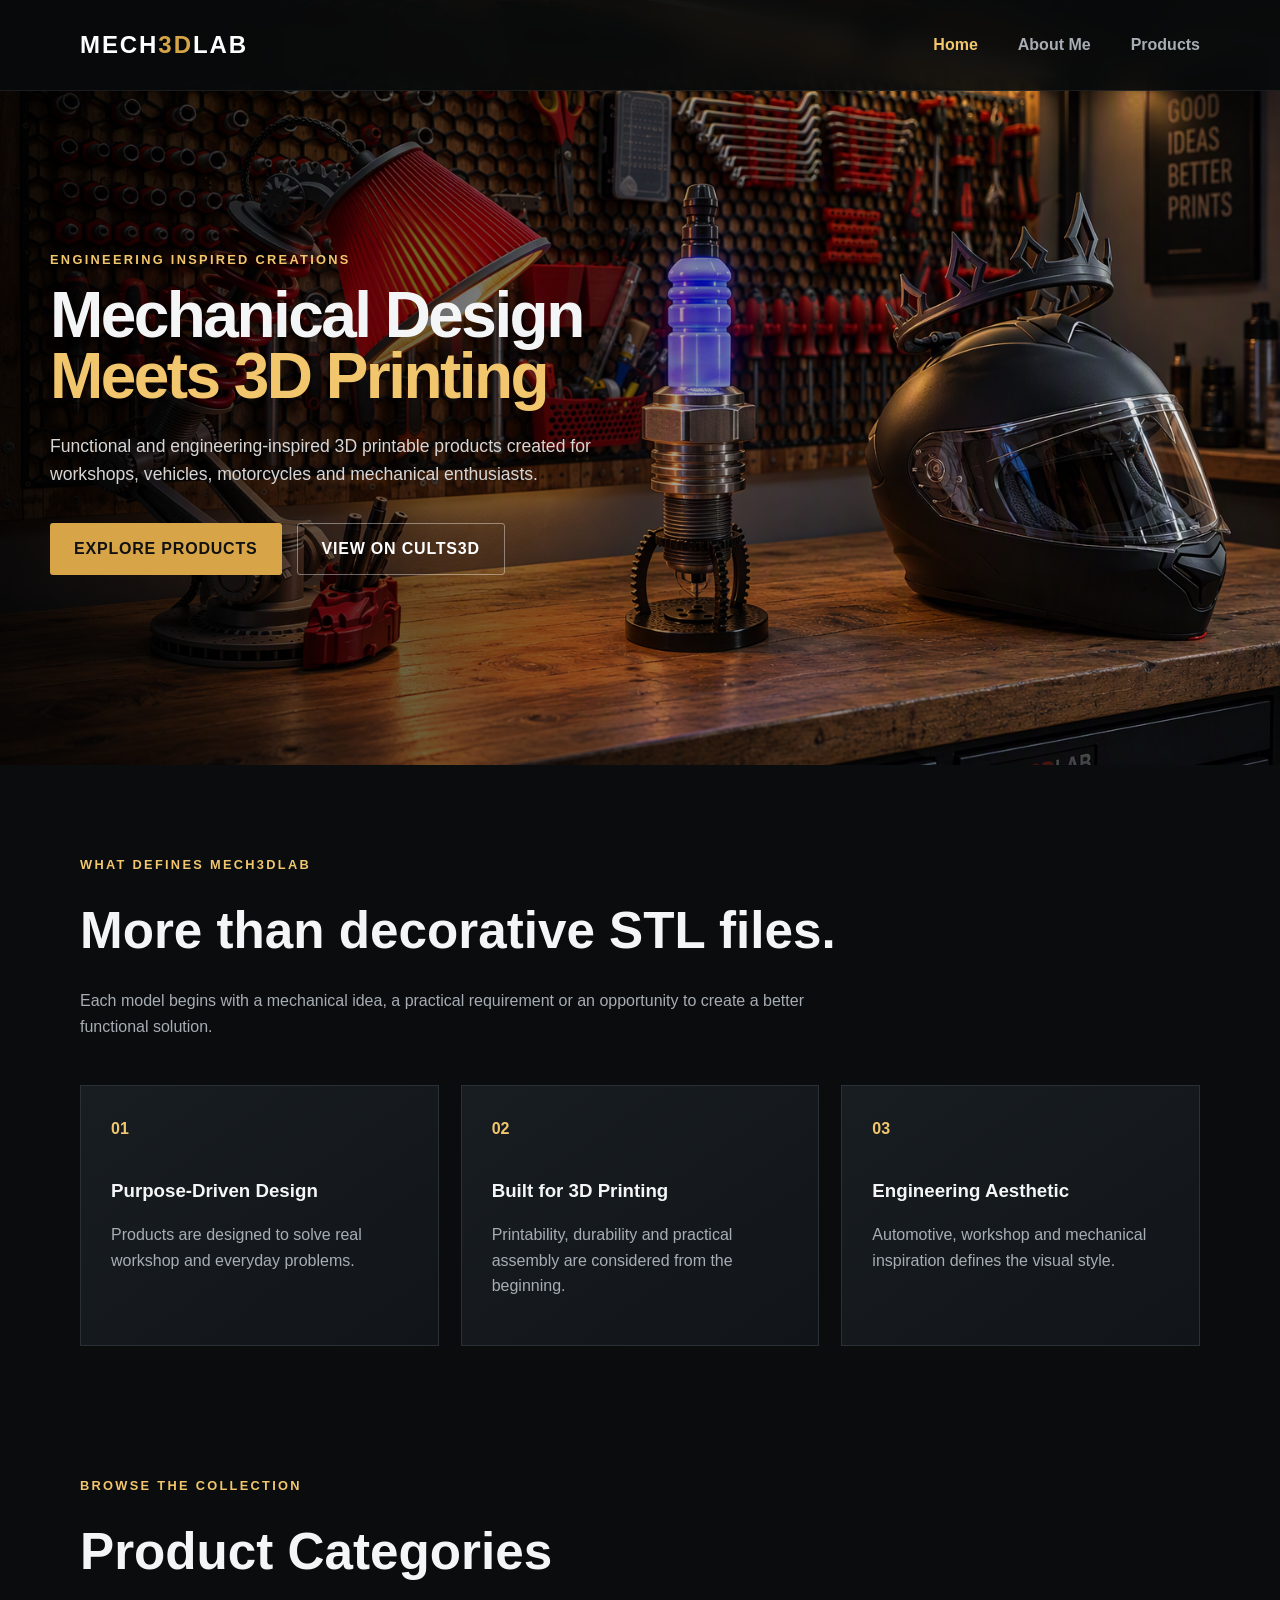
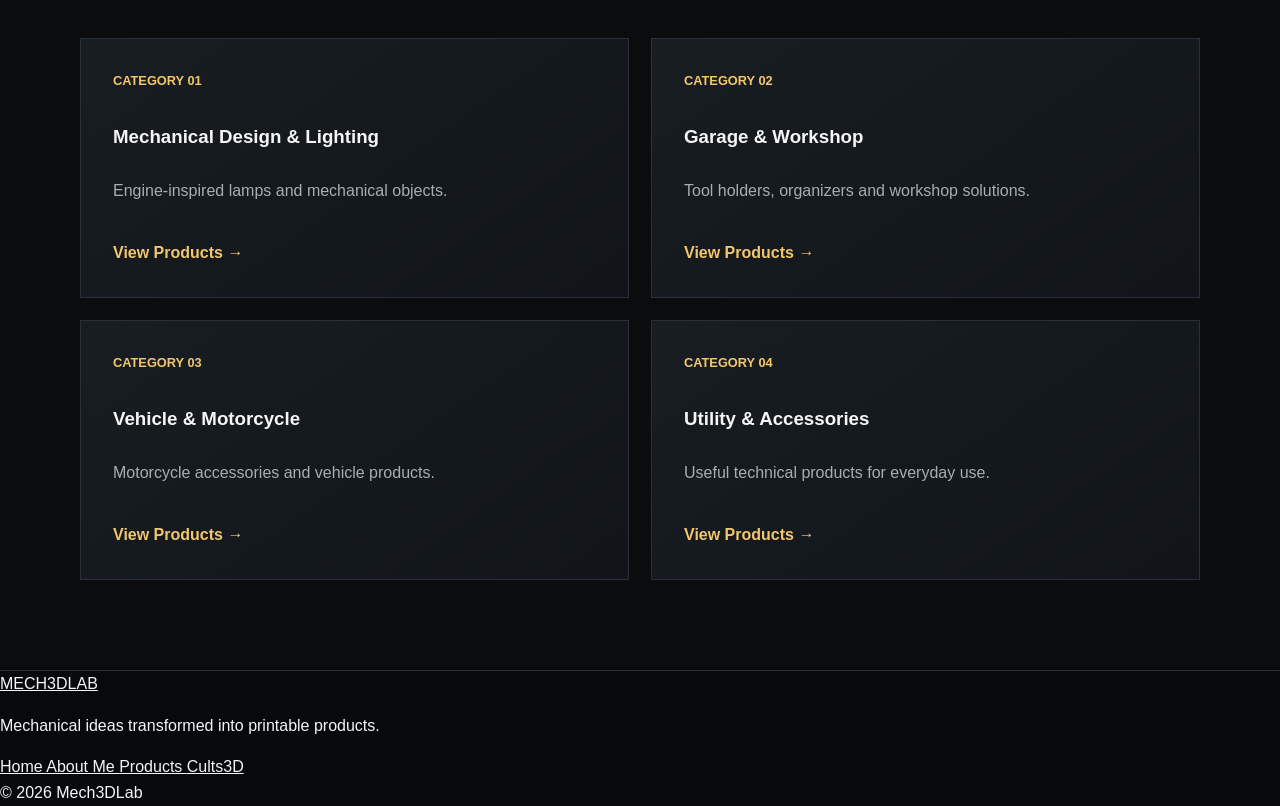
<file: index.html>
<!DOCTYPE html>
<html lang="en">

<head>
    <meta charset="UTF-8">

    <meta
        name="viewport"
        content="width=device-width, initial-scale=1.0"
    >

    <title>Mech3DLab | Mechanical 3D Printable Designs</title>

    <meta
        name="description"
        content="Engineering-inspired 3D printable products for workshops, vehicles and motorcycles."
    >

    <link rel="stylesheet" href="styles.css">
</head>

<body>

<header class="site-header">

    <nav class="navigation">

        <a class="brand" href="index.html">
            MECH<span>3D</span>LAB
        </a>

        <ul class="navigation-links">

            <li>
                <a class="active" href="index.html">
                    Home
                </a>
            </li>

            <li>
                <a href="about.html">
                    About Me
                </a>
            </li>

            <li>
                <a href="products.html">
                    Products
                </a>
            </li>

        </ul>

    </nav>

</header>

<main>

    <section class="hero">

        <div class="hero-shade"></div>

        <div class="hero-content">

            <p class="eyebrow">
                Engineering Inspired Creations
            </p>

            <h1>
                Mechanical Design
                <span>Meets 3D Printing</span>
            </h1>

            <p class="hero-description">
                Functional and engineering-inspired 3D printable
                products created for workshops, vehicles,
                motorcycles and mechanical enthusiasts.
            </p>

            <div class="hero-buttons">

                <a
                    class="button button-primary"
                    href="products.html"
                >
                    Explore Products
                </a>

                <a
                    class="button button-secondary"
                    href="https://cults3d.com/en/users/HushWall/3d-models"
                    target="_blank"
                    rel="noopener"
                >
                    View on Cults3D
                </a>

            </div>

        </div>

    </section>

    <section
        class="content-section"
        id="about-mech3dlab"
    >

        <div class="section-heading">

            <p class="eyebrow">
                What Defines Mech3DLab
            </p>

            <h2>
                More than decorative STL files.
            </h2>

            <p class="section-description">
                Each model begins with a mechanical idea,
                a practical requirement or an opportunity
                to create a better functional solution.
            </p>

        </div>

        <div class="feature-grid">

            <article class="feature-card">

                <span class="feature-number">
                    01
                </span>

                <h3>
                    Purpose-Driven Design
                </h3>

                <p>
                    Products are designed to solve real workshop
                    and everyday problems.
                </p>

            </article>

            <article class="feature-card">

                <span class="feature-number">
                    02
                </span>

                <h3>
                    Built for 3D Printing
                </h3>

                <p>
                    Printability, durability and practical
                    assembly are considered from the beginning.
                </p>

            </article>

            <article class="feature-card">

                <span class="feature-number">
                    03
                </span>

                <h3>
                    Engineering Aesthetic
                </h3>

                <p>
                    Automotive, workshop and mechanical inspiration
                    defines the visual style.
                </p>

            </article>

        </div>

    </section>

    <section class="categories-section">

        <div class="section-heading">

            <p class="eyebrow">
                Browse the Collection
            </p>

            <h2>
                Product Categories
            </h2>

        </div>

        <div class="category-grid">

            <a
                class="category-card"
                href="products.html#mechanical"
            >

                <span class="category-number">
                    Category 01
                </span>

                <h3>
                    Mechanical Design &amp; Lighting
                </h3>

                <p>
                    Engine-inspired lamps and mechanical objects.
                </p>

                <span class="category-link">
                    View Products →
                </span>

            </a>

            <a
                class="category-card"
                href="products.html#workshop"
            >

                <span class="category-number">
                    Category 02
                </span>

                <h3>
                    Garage &amp; Workshop
                </h3>

                <p>
                    Tool holders, organizers and workshop solutions.
                </p>

                <span class="category-link">
                    View Products →
                </span>

            </a>

            <a
                class="category-card"
                href="products.html#vehicle"
            >

                <span class="category-number">
                    Category 03
                </span>

                <h3>
                    Vehicle &amp; Motorcycle
                </h3>

                <p>
                    Motorcycle accessories and vehicle products.
                </p>

                <span class="category-link">
                    View Products →
                </span>

            </a>

            <a
                class="category-card"
                href="products.html#utility"
            >

                <span class="category-number">
                    Category 04
                </span>

                <h3>
                    Utility &amp; Accessories
                </h3>

                <p>
                    Useful technical products for everyday use.
                </p>

                <span class="category-link">
                    View Products →
                </span>

            </a>

        </div>

    </section>

</main>

<footer class="site-footer">

    <div class="footer-content">

        <div>

            <a class="footer-brand" href="index.html">
                MECH<span>3D</span>LAB
            </a>

            <p>
                Mechanical ideas transformed into printable products.
            </p>

        </div>

        <div class="footer-links">

            <a href="index.html">
                Home
            </a>

            <a href="about.html">
                About Me
            </a>

            <a href="products.html">
                Products
            </a>

            <a
                href="https://cults3d.com/en/users/HushWall/3d-models"
                target="_blank"
                rel="noopener"
            >
                Cults3D
            </a>

        </div>

    </div>

    <div class="footer-bottom">
        © 2026 Mech3DLab
    </div>

</footer>

</body>
</html>
</file>
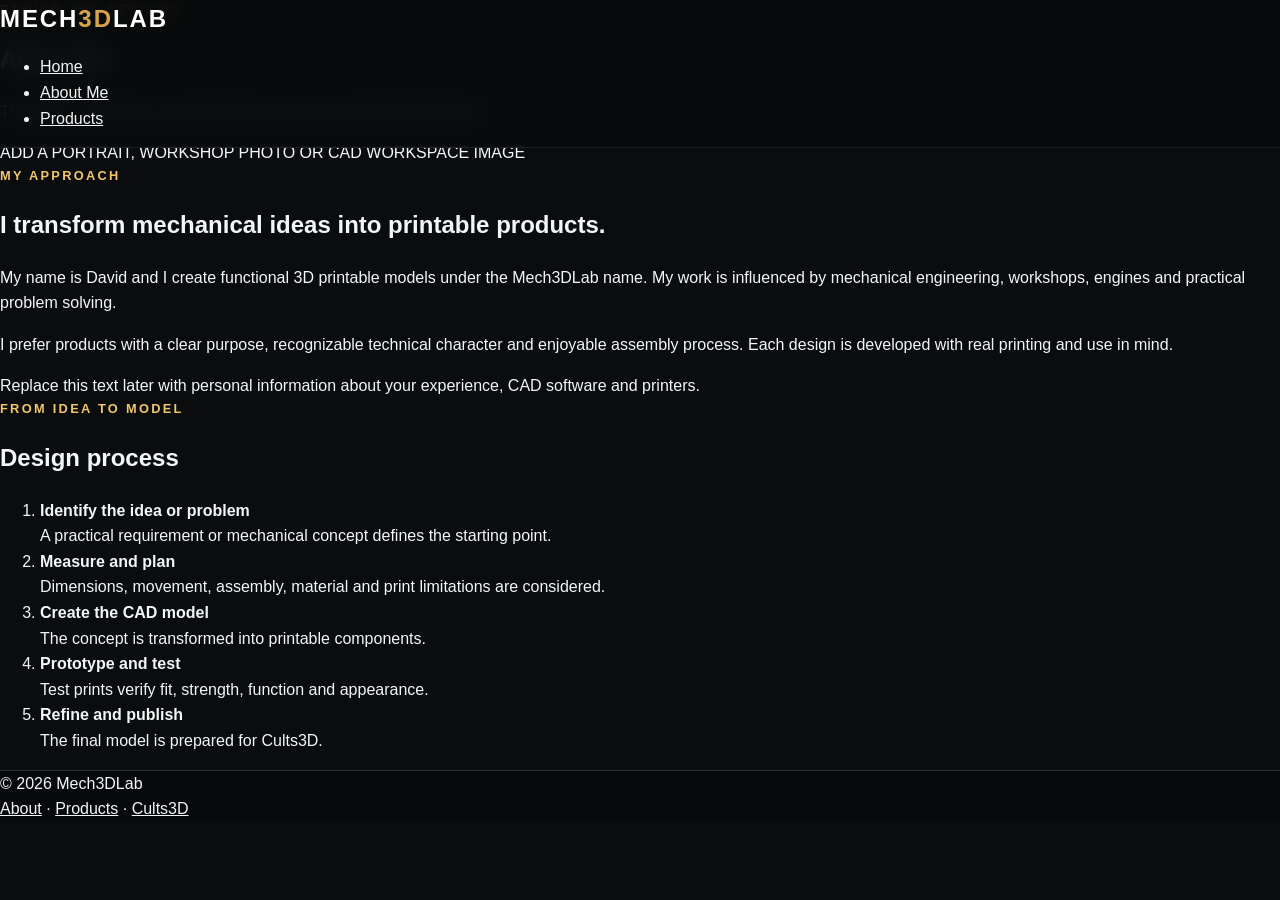
<file: about.html>
<!DOCTYPE html><html lang="en"><head><meta charset="UTF-8"><meta name="viewport" content="width=device-width,initial-scale=1"><title>About Me | Mech3DLab</title><meta name="description" content="About Mech3DLab."><link rel="stylesheet" href="styles.css"></head><body><header class="site-header"><nav class="nav"><a class="brand" href="index.html">MECH<span>3D</span>LAB</a><ul class="nav-links"><li><a  href="index.html">Home</a></li><li><a class="active" href="about.html">About Me</a></li><li><a  href="products.html">Products</a></li></ul></nav></header><main><section class="page-hero"><div><p class="eyebrow">Behind the designs</p><h1>About Me</h1><p class="lead">The ideas, motivation and development process behind Mech3DLab.</p></div></section><section class="section"><div class="about"><div class="portrait">ADD A PORTRAIT, WORKSHOP PHOTO OR CAD WORKSPACE IMAGE</div><div><p class="eyebrow">My approach</p><h2>I transform mechanical ideas into printable products.</h2><p class="muted">My name is David and I create functional 3D printable models under the Mech3DLab name. My work is influenced by mechanical engineering, workshops, engines and practical problem solving.</p><p class="muted">I prefer products with a clear purpose, recognizable technical character and enjoyable assembly process. Each design is developed with real printing and use in mind.</p><div class="notice">Replace this text later with personal information about your experience, CAD software and printers.</div></div></div></section><section class="section"><div class="section-head"><p class="eyebrow">From idea to model</p><h2>Design process</h2></div><ol class="steps"><li><strong>Identify the idea or problem</strong><br><span class="muted">A practical requirement or mechanical concept defines the starting point.</span></li><li><strong>Measure and plan</strong><br><span class="muted">Dimensions, movement, assembly, material and print limitations are considered.</span></li><li><strong>Create the CAD model</strong><br><span class="muted">The concept is transformed into printable components.</span></li><li><strong>Prototype and test</strong><br><span class="muted">Test prints verify fit, strength, function and appearance.</span></li><li><strong>Refine and publish</strong><br><span class="muted">The final model is prepared for Cults3D.</span></li></ol></section></main><footer class="site-footer"><div class="footer"><span>© 2026 Mech3DLab</span><div><a href="about.html">About</a> · <a href="products.html">Products</a> · <a href="https://cults3d.com/en/users/HushWall/3d-models" target="_blank" rel="noopener">Cults3D</a></div></div></footer></body></html>
</file>
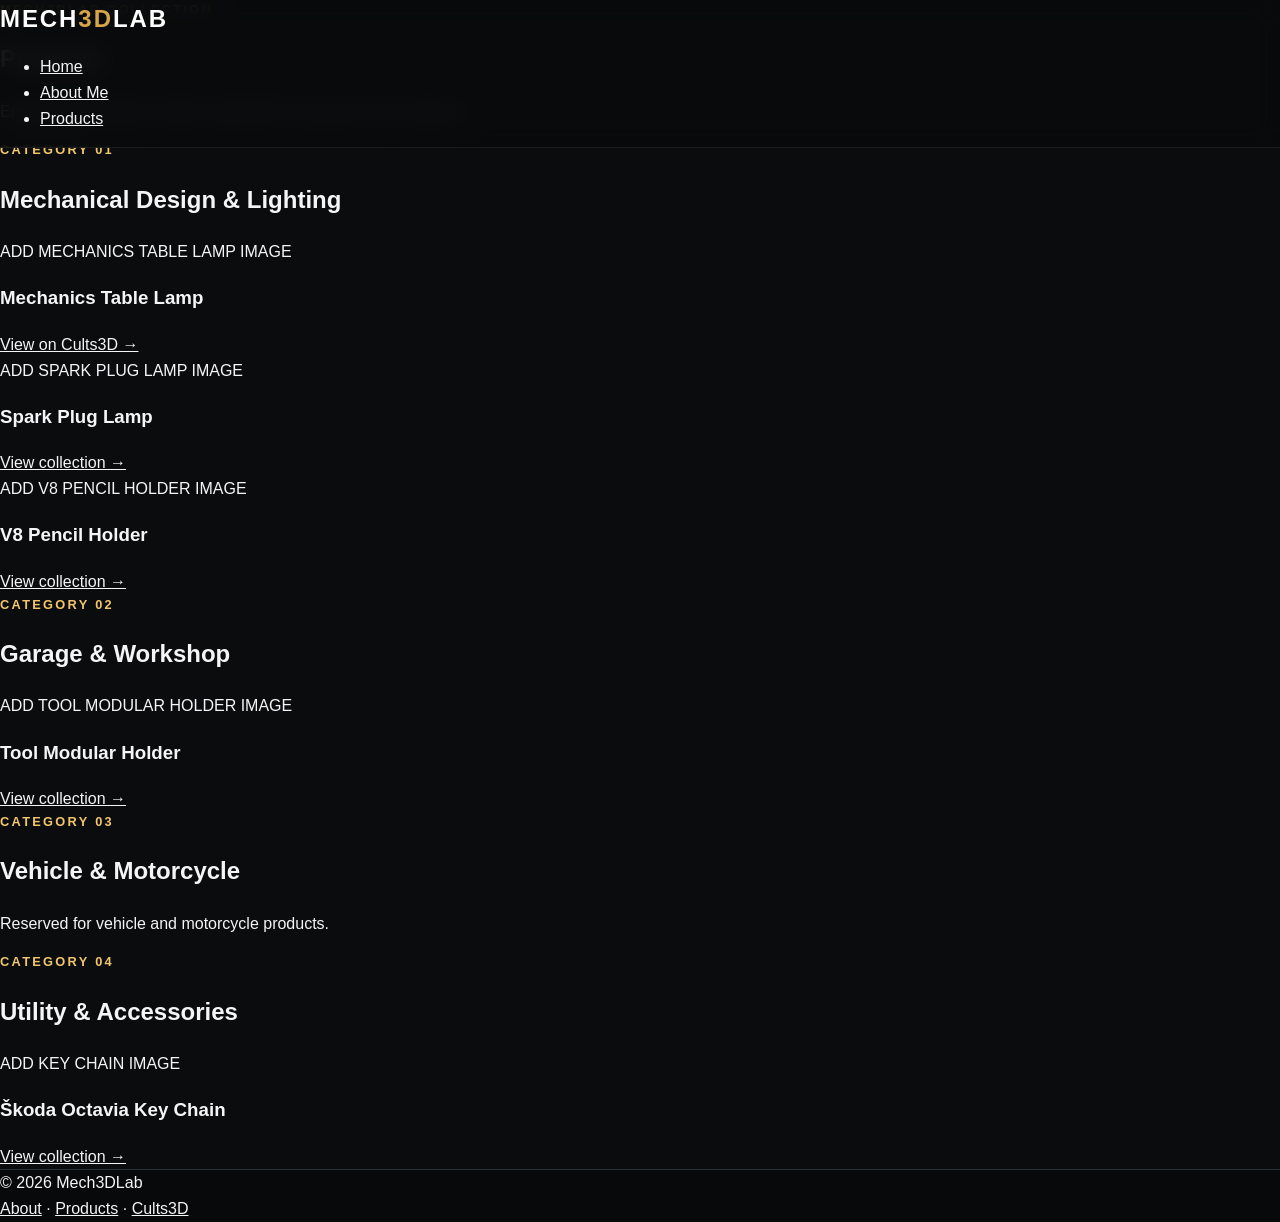
<file: products.html>
<!DOCTYPE html><html lang="en"><head><meta charset="UTF-8"><meta name="viewport" content="width=device-width,initial-scale=1"><title>Products | Mech3DLab</title><meta name="description" content="Browse Mech3DLab products."><link rel="stylesheet" href="styles.css"></head><body><header class="site-header"><nav class="nav"><a class="brand" href="index.html">MECH<span>3D</span>LAB</a><ul class="nav-links"><li><a  href="index.html">Home</a></li><li><a  href="about.html">About Me</a></li><li><a class="active" href="products.html">Products</a></li></ul></nav></header><main><section class="page-hero"><div><p class="eyebrow">Mech3DLab collection</p><h1>Products</h1><p class="lead">Engineering-inspired models organized by purpose and character.</p></div></section><section class="section" id="mechanical"><div class="section-head"><p class="eyebrow">Category 01</p><h2>Mechanical Design & Lighting</h2></div><div class="grid grid-3"><article class="card"><div class="card-media">ADD MECHANICS TABLE LAMP IMAGE</div><div class="card-body"><h3>Mechanics Table Lamp</h3><a class="text-link" href="https://cults3d.com/en/3d-model/home/mechanics-table-lamp" target="_blank" rel="noopener">View on Cults3D →</a></div></article><article class="card"><div class="card-media">ADD SPARK PLUG LAMP IMAGE</div><div class="card-body"><h3>Spark Plug Lamp</h3><a class="text-link" href="https://cults3d.com/en/users/HushWall/3d-models" target="_blank" rel="noopener">View collection →</a></div></article><article class="card"><div class="card-media">ADD V8 PENCIL HOLDER IMAGE</div><div class="card-body"><h3>V8 Pencil Holder</h3><a class="text-link" href="https://cults3d.com/en/users/HushWall/3d-models" target="_blank" rel="noopener">View collection →</a></div></article></div></section><section class="section" id="workshop"><div class="section-head"><p class="eyebrow">Category 02</p><h2>Garage & Workshop</h2></div><div class="grid grid-3"><article class="card"><div class="card-media">ADD TOOL MODULAR HOLDER IMAGE</div><div class="card-body"><h3>Tool Modular Holder</h3><a class="text-link" href="https://cults3d.com/en/users/HushWall/3d-models" target="_blank" rel="noopener">View collection →</a></div></article></div></section><section class="section" id="vehicle"><div class="section-head"><p class="eyebrow">Category 03</p><h2>Vehicle & Motorcycle</h2><p class="muted">Reserved for vehicle and motorcycle products.</p></div></section><section class="section" id="utility"><div class="section-head"><p class="eyebrow">Category 04</p><h2>Utility & Accessories</h2></div><div class="grid grid-3"><article class="card"><div class="card-media">ADD KEY CHAIN IMAGE</div><div class="card-body"><h3>Škoda Octavia Key Chain</h3><a class="text-link" href="https://cults3d.com/en/users/HushWall/3d-models" target="_blank" rel="noopener">View collection →</a></div></article></div></section></main><footer class="site-footer"><div class="footer"><span>© 2026 Mech3DLab</span><div><a href="about.html">About</a> · <a href="products.html">Products</a> · <a href="https://cults3d.com/en/users/HushWall/3d-models" target="_blank" rel="noopener">Cults3D</a></div></div></footer></body></html>
</file>
<file: styles.css>
:root{
    --background:#0a0c0e;
    --surface:#111519;
    --surface-light:#181d22;
    --text:#f4f5f6;
    --muted:#a7adb4;
    --border:#293038;
    --accent:#d7a548;
    --accent-light:#f2c66d;
    --maximum-width:1180px;
}

*{
    box-sizing:border-box;
}

html{
    scroll-behavior:smooth;
}

body{
    margin:0;
    background:var(--background);
    color:var(--text);
    font-family:Arial,Helvetica,sans-serif;
    line-height:1.6;
}

a{
    color:inherit;
}

/* HEADER */

.site-header{
    position:fixed;
    top:0;
    left:0;
    width:100%;
    z-index:1000;

    background:rgba(8,10,12,.9);
    backdrop-filter:blur(12px);

    border-bottom:1px solid rgba(255,255,255,.08);
}

.navigation{
    max-width:var(--maximum-width);
    margin:auto;

    min-height:90px;

    display:flex;
    align-items:center;
    justify-content:space-between;

    padding:0 30px;
}

.brand{
    text-decoration:none;
    color:white;

    font-weight:900;
    font-size:1.5rem;

    letter-spacing:.08em;
}

.brand span{
    color:var(--accent);
}

.navigation-links{
    display:flex;
    gap:40px;

    margin:0;
    padding:0;

    list-style:none;
}

.navigation-links a{
    text-decoration:none;

    color:var(--muted);

    font-weight:700;
}

.navigation-links a:hover,
.navigation-links a.active{
    color:var(--accent-light);
}

/* HERO */

.hero{
    position:relative;

    min-height:85vh;

    display:flex;
    align-items:center;

    padding:140px 30px 80px;

    background-image:
    linear-gradient(
        90deg,
        rgba(0,0,0,.85) 0%,
        rgba(0,0,0,.55) 35%,
        rgba(0,0,0,.15) 70%,
        rgba(0,0,0,.05) 100%
    ),
    url("mech3dlab_banner.png");

    background-size:cover;
    background-position:center;
    background-repeat:no-repeat;
}

.hero-content{
    position:relative;

    z-index:5;

    max-width:var(--maximum-width);

    width:100%;

    margin:auto;
}

.eyebrow{
    margin:0 0 15px;

    color:var(--accent-light);

    font-weight:900;

    letter-spacing:.18em;

    text-transform:uppercase;

    font-size:.8rem;
}

.hero h1{
    margin:0;

    max-width:800px;

    font-size:clamp(3rem,5vw,5rem);

    line-height:.95;

    letter-spacing:-.04em;

    font-weight:900;
}

.hero h1 span{
    display:block;
    color:var(--accent-light);
}

.hero-description{
    max-width:620px;

    margin-top:25px;

    color:#d6d6d6;

    font-size:1.1rem;
}

.hero-buttons{
    margin-top:35px;

    display:flex;
    gap:15px;
    flex-wrap:wrap;
}

/* BUTTONS */

.button{
    text-decoration:none;

    min-height:52px;

    padding:0 24px;

    display:inline-flex;
    align-items:center;
    justify-content:center;

    text-transform:uppercase;

    font-weight:900;

    letter-spacing:.05em;

    border-radius:3px;

    transition:.2s;
}

.button-primary{
    background:var(--accent);
    color:#111;
}

.button-primary:hover{
    background:var(--accent-light);
}

.button-secondary{
    border:1px solid rgba(255,255,255,.4);
    color:white;
}

.button-secondary:hover{
    border-color:var(--accent-light);
}

/* CONTENT */

.content-section,
.categories-section{

    background:#0a0c0e;

    max-width:var(--maximum-width);

    margin:auto;

    padding:90px 30px;
}

.categories-section{
    padding-top:40px;
}

.section-heading{
    max-width:760px;

    margin-bottom:45px;
}

.section-heading h2{
    font-size:clamp(2rem,4vw,3.2rem);

    margin:0 0 15px;
}

.section-description{
    color:var(--muted);
}

/* FEATURES */

.feature-grid{
    display:grid;

    grid-template-columns:repeat(3,1fr);

    gap:22px;
}

.feature-card{
    padding:30px;

    border:1px solid var(--border);

    background:linear-gradient(
        145deg,
        var(--surface-light),
        var(--surface)
    );
}

.feature-number{
    display:block;

    margin-bottom:35px;

    color:var(--accent-light);

    font-weight:900;
}

.feature-card h3{
    margin:0 0 12px;
}

.feature-card p{
    color:var(--muted);
}

/* CATEGORIES */

.category-grid{
    display:grid;

    grid-template-columns:repeat(2,1fr);

    gap:22px;
}

.category-card{
    min-height:260px;

    padding:32px;

    text-decoration:none;

    border:1px solid var(--border);

    display:flex;
    flex-direction:column;
    justify-content:flex-end;

    background:linear-gradient(
        145deg,
        var(--surface-light),
        var(--surface)
    );

    transition:.2s;
}

.category-card:hover{
    transform:translateY(-3px);

    border-color:var(--accent);
}

.category-number{
    margin-bottom:auto;

    color:var(--accent-light);

    font-weight:900;

    text-transform:uppercase;

    font-size:.8rem;
}

.category-card h3{
    margin:25px 0 10px;
}

.category-card p{
    color:var(--muted);
}

.category-link{
    margin-top:20px;

    color:var(--accent-light);

    font-weight:900;
}

/* FOOTER */

.site-footer{
    border-top:1px solid var(--border);

    background:#07090a;
}

.footer-content{
    max-width:var
</file>
